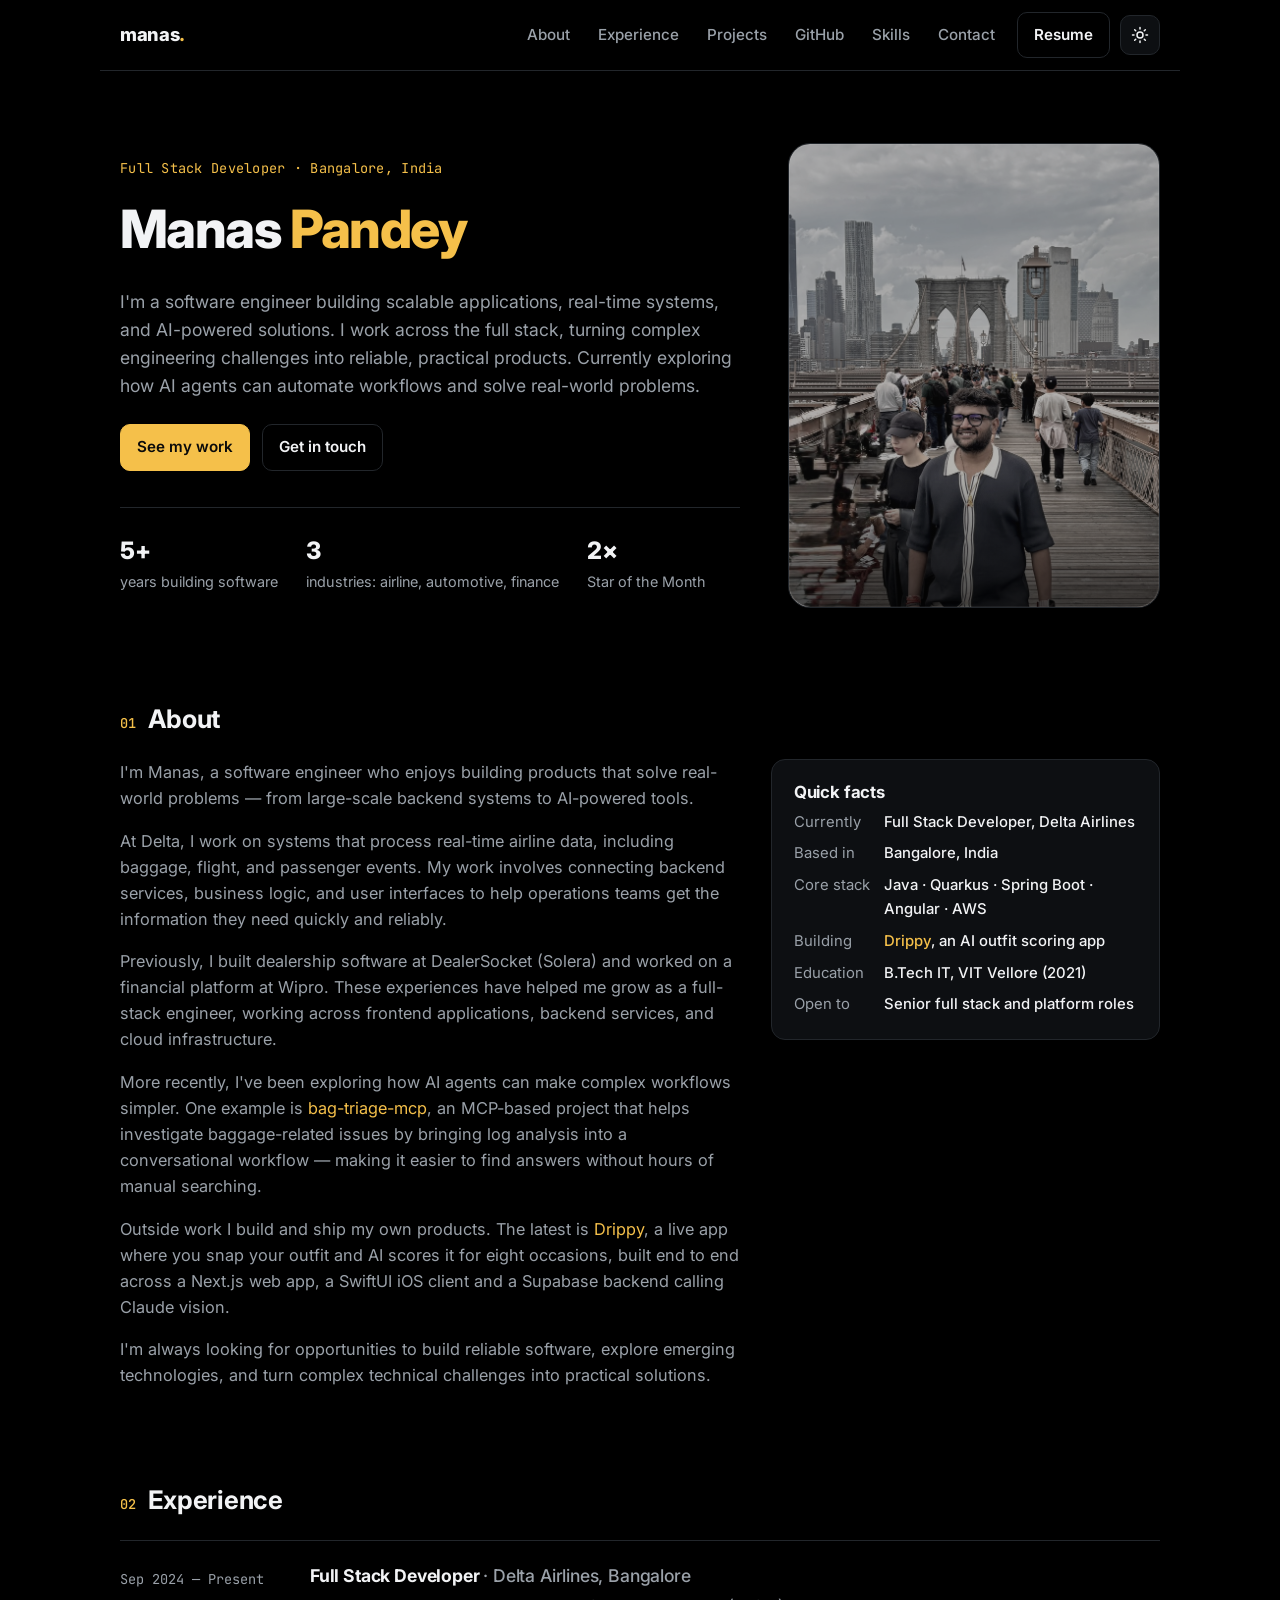
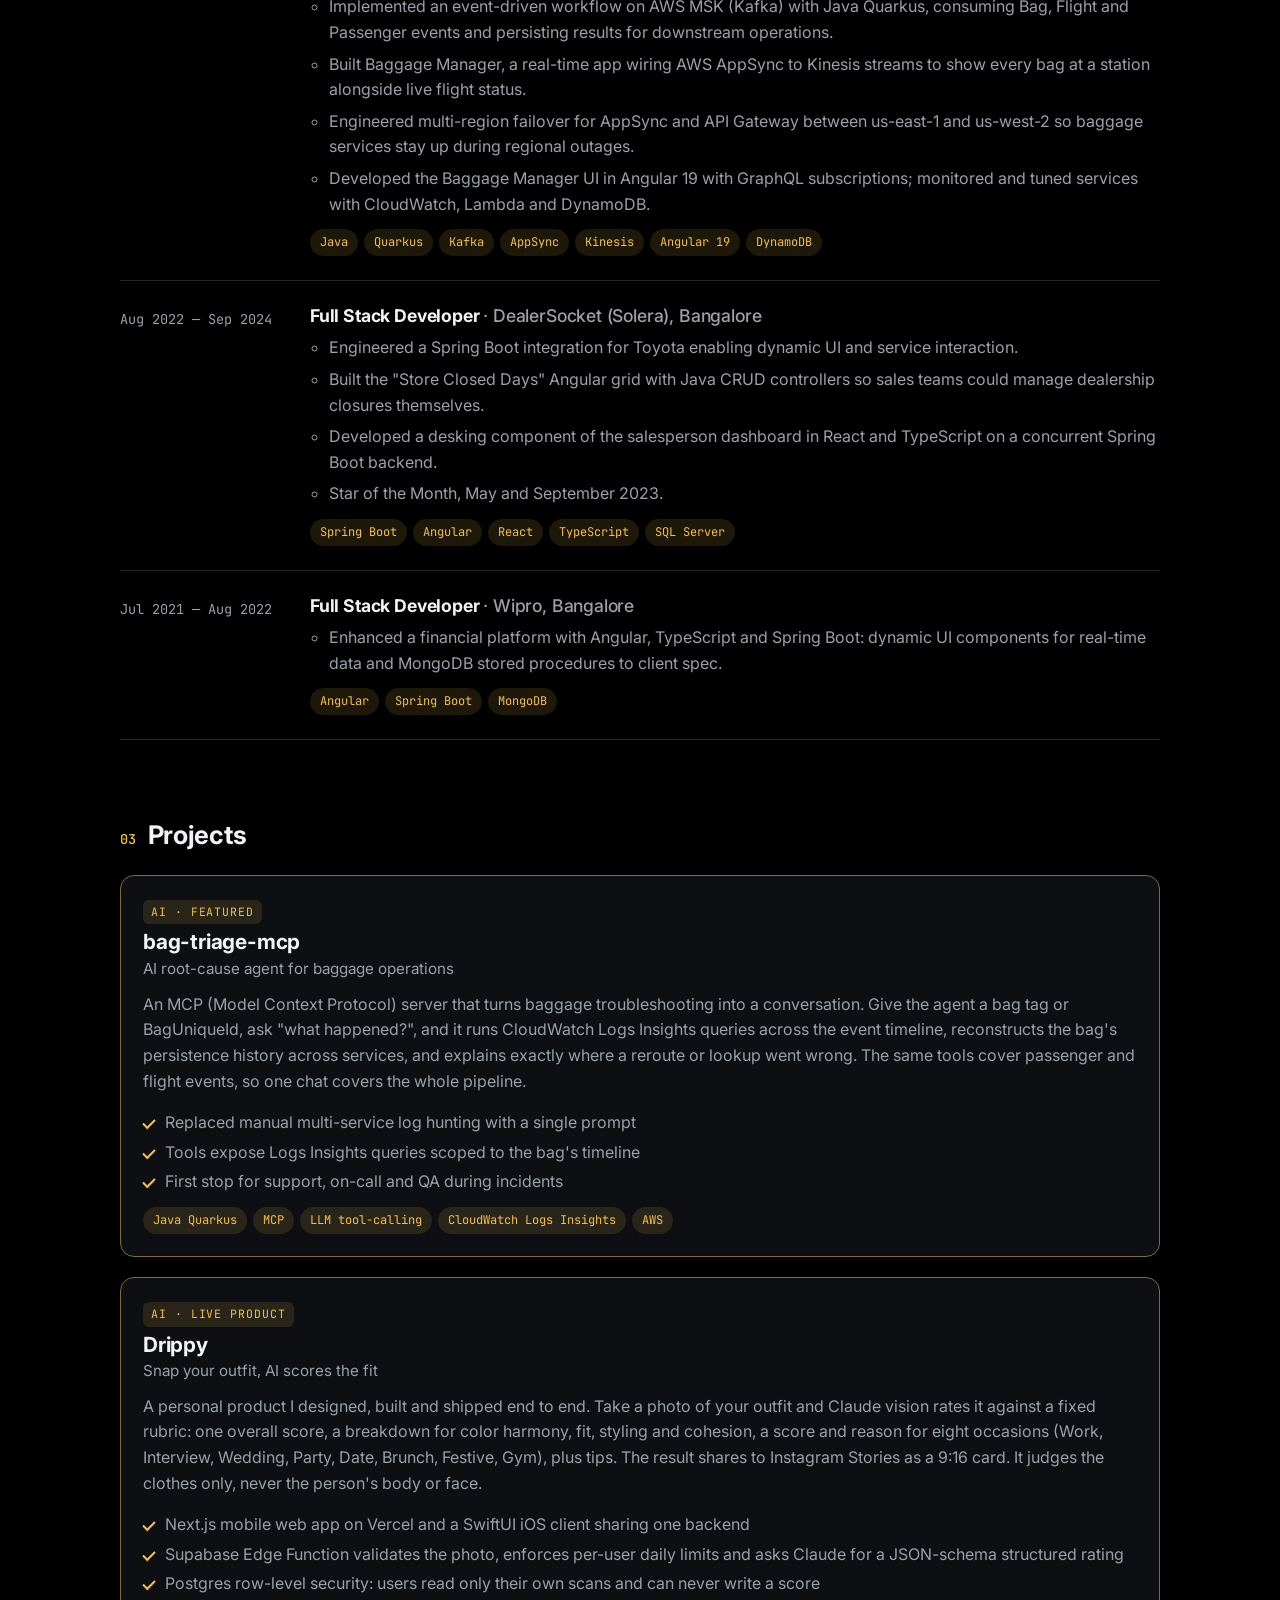
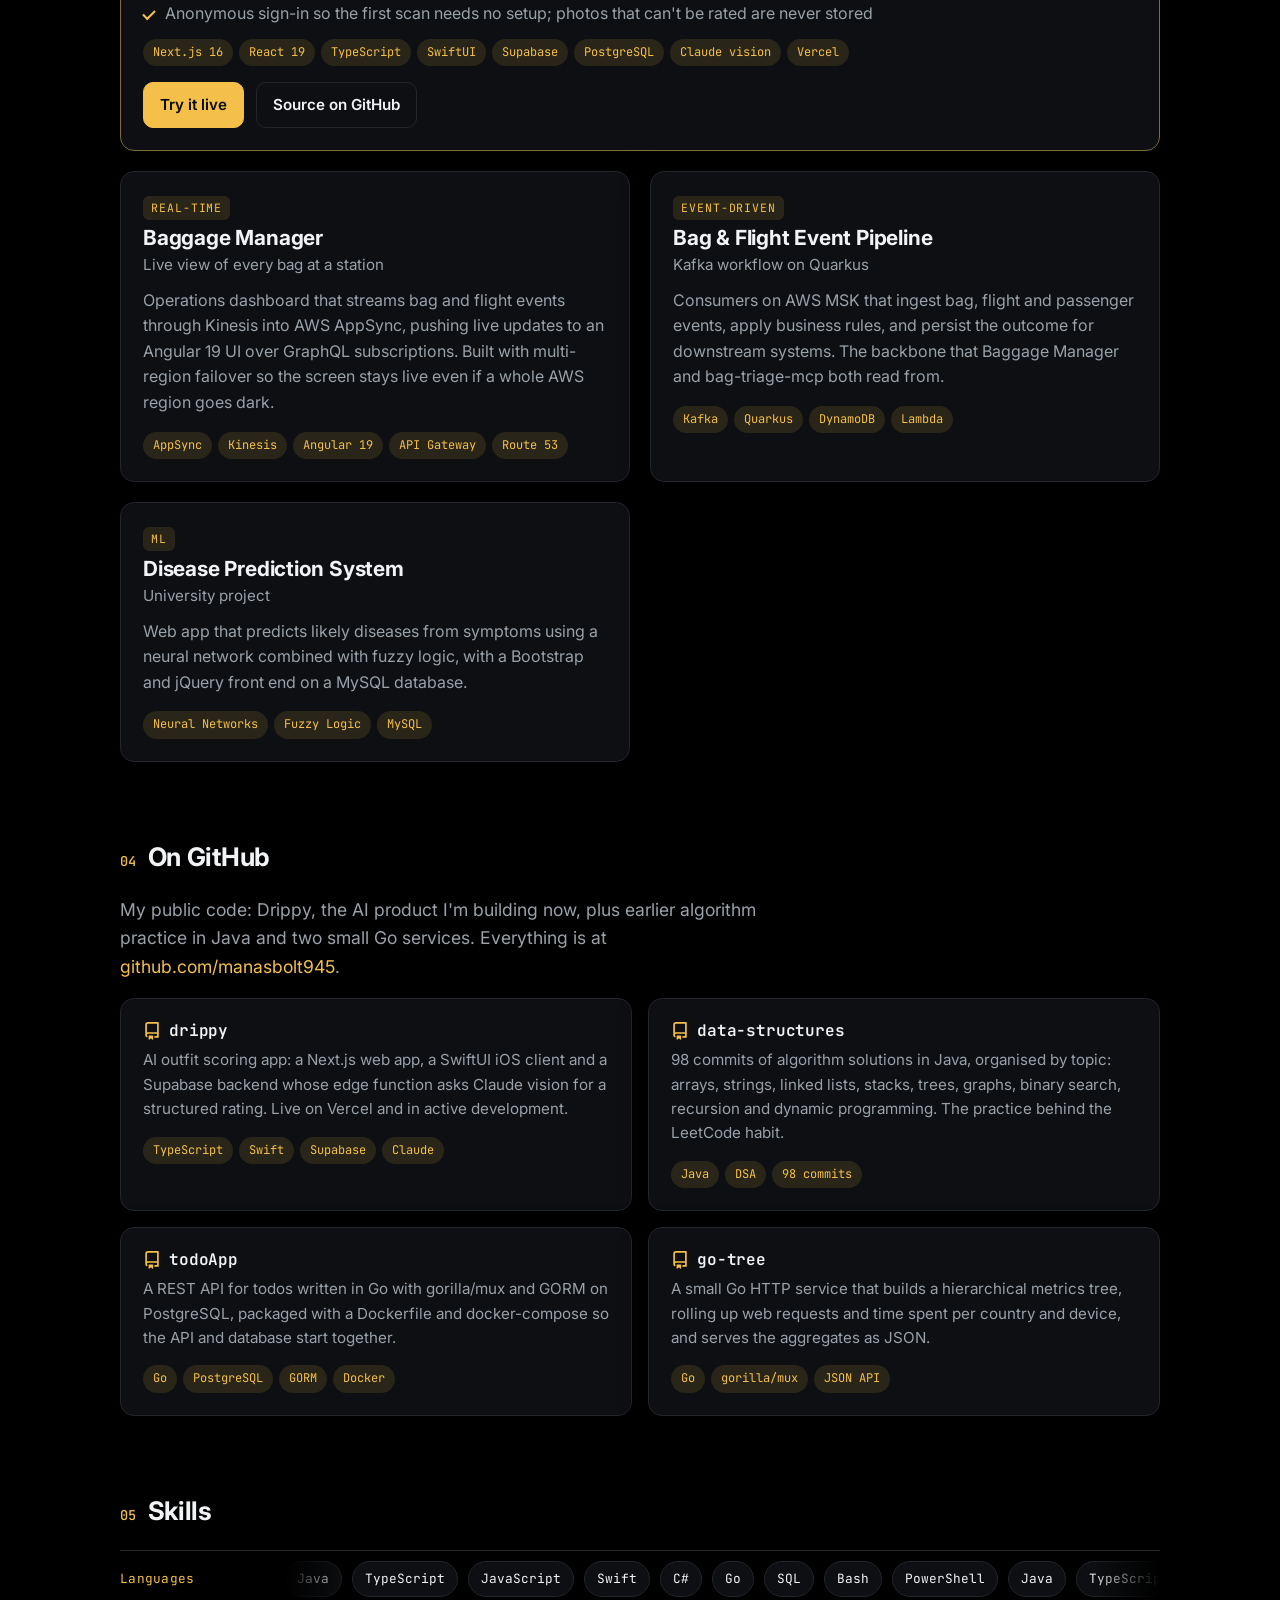
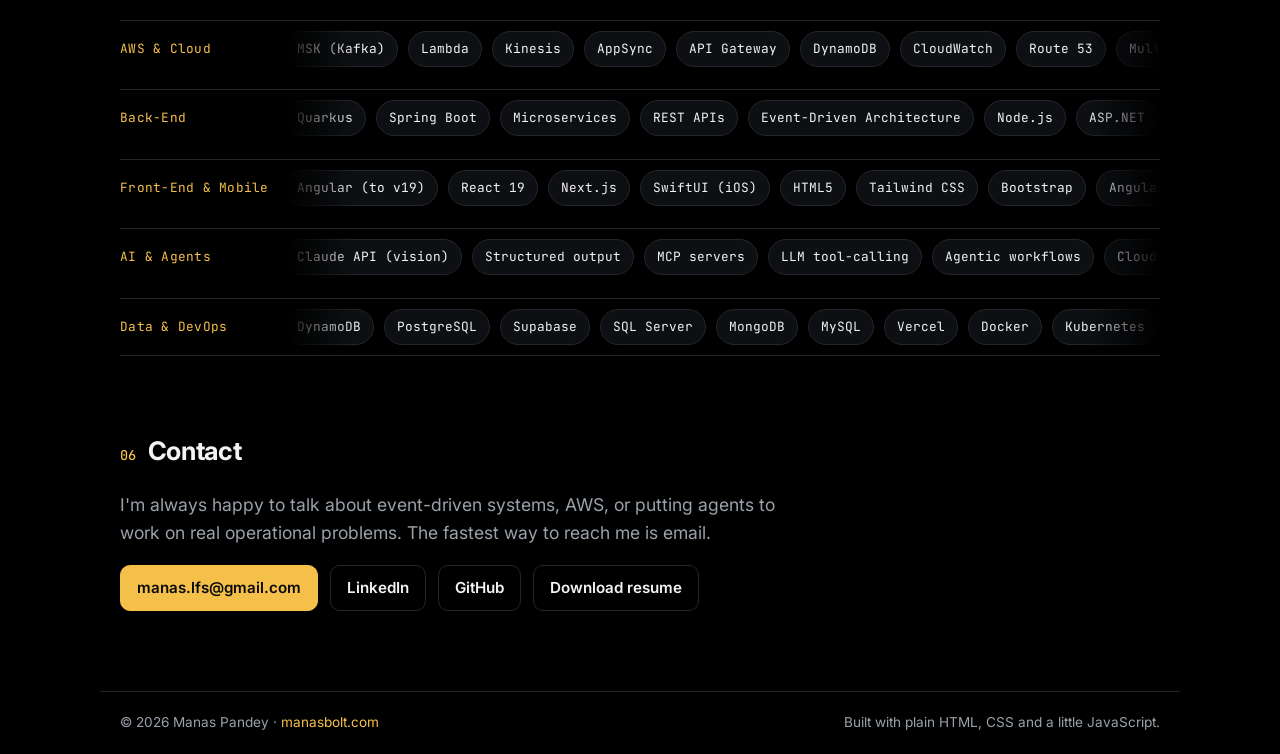
<file: index.html>
<!doctype html>
<html lang="en">
<head>
  <meta charset="utf-8" />
  <meta name="viewport" content="width=device-width, initial-scale=1, viewport-fit=cover" />
  <meta name="theme-color" content="#000000" />
  <title>Manas Pandey — Full Stack Developer</title>
  <meta name="description" content="Manas Pandey is a software engineer building scalable applications, real-time systems and AI-powered solutions across the full stack." />
  <meta property="og:title" content="Manas Pandey — Full Stack Developer" />
  <meta property="og:description" content="Software engineer building scalable applications, real-time systems and AI-powered solutions, and exploring how AI agents can automate real-world workflows." />
  <meta property="og:type" content="website" />
  <meta property="og:url" content="https://manasbolt.com/" />
  <link rel="canonical" href="https://manasbolt.com/" />
  <link rel="icon" href="data:image/svg+xml,<svg xmlns='http://www.w3.org/2000/svg' viewBox='0 0 100 100'><rect width='100' height='100' rx='20' fill='%23000000'/><text x='50' y='68' font-size='52' text-anchor='middle' fill='%23f5c04a' font-family='Helvetica,Arial' font-weight='700'>M</text></svg>" />
  <link rel="preconnect" href="https://fonts.googleapis.com" />
  <link rel="preconnect" href="https://fonts.gstatic.com" crossorigin />
  <link href="https://fonts.googleapis.com/css2?family=Inter:wght@400;500;600;700;800&family=JetBrains+Mono:wght@400;500&display=swap" rel="stylesheet" />
  <link rel="stylesheet" href="styles.css" />

  <!-- Google Analytics 4. Only loads on the live domain so local previews and
       workers.dev deployments do not count as visits. -->
  <script>
    window.dataLayer = window.dataLayer || [];
    function gtag(){dataLayer.push(arguments);}
    (function () {
      var host = location.hostname;
      if (host !== "manasbolt.com" && host !== "www.manasbolt.com") return;
      var s = document.createElement("script");
      s.async = true;
      s.src = "https://www.googletagmanager.com/gtag/js?id=G-YGWZGKFKM1";
      document.head.appendChild(s);
      gtag("js", new Date());
      gtag("config", "G-YGWZGKFKM1");
    })();
  </script>
</head>
<body>
  <a class="skip" href="#about">Skip to content</a>

  <header class="nav" id="top">
    <a class="brand" href="#top">manas<span class="accent">.</span></a>
    <div class="nav-right">
      <nav class="nav-links" id="navLinks" aria-label="Primary">
        <span class="nav-indicator" id="navIndicator" aria-hidden="true"></span>
        <a href="#about">About</a>
        <a href="#experience">Experience</a>
        <a href="#projects">Projects</a>
        <a href="#github">GitHub</a>
        <a href="#skills">Skills</a>
        <a href="#contact">Contact</a>
        <a class="btn btn-ghost nav-resume-mobile" href="Manas_Pandey_Resume.pdf" download>Download resume</a>
      </nav>
      <a class="btn btn-ghost nav-resume" href="Manas_Pandey_Resume.pdf" download>Resume</a>
      <button class="theme-toggle" id="themeToggle" type="button" aria-label="Toggle dark mode">
        <svg class="icon-sun" width="18" height="18" viewBox="0 0 24 24" fill="none" stroke="currentColor" stroke-width="2" stroke-linecap="round"><circle cx="12" cy="12" r="4"/><path d="M12 2v2M12 20v2M4.9 4.9l1.4 1.4M17.7 17.7l1.4 1.4M2 12h2M20 12h2M4.9 19.1l1.4-1.4M17.7 6.3l1.4-1.4"/></svg>
        <svg class="icon-moon" width="18" height="18" viewBox="0 0 24 24" fill="none" stroke="currentColor" stroke-width="2" stroke-linecap="round"><path d="M21 12.8A9 9 0 1 1 11.2 3a7 7 0 0 0 9.8 9.8z"/></svg>
      </button>
      <button class="menu-toggle" id="menuToggle" type="button" aria-label="Open menu" aria-expanded="false" aria-controls="navLinks">
        <span class="bar"></span><span class="bar"></span><span class="bar"></span>
      </button>
    </div>
  </header>

  <main>
    <!-- HERO -->
    <section class="hero">
      <div class="hero-text">
      <p class="eyebrow">Full Stack Developer · Bangalore, India</p>
      <h1>Manas <span class="accent">Pandey</span></h1>
      <p class="lede">
        I'm a software engineer building scalable applications, real-time systems, and AI-powered solutions.
        I work across the full stack, turning complex engineering challenges into reliable, practical products.
        Currently exploring how AI agents can automate workflows and solve real-world problems.
      </p>
      <div class="hero-actions">
        <a class="btn btn-primary" href="#projects">See my work</a>
        <a class="btn btn-ghost" href="#contact">Get in touch</a>
      </div>
      <ul class="hero-stats" aria-label="Highlights">
        <li><strong>5+</strong><span>years building software</span></li>
        <li><strong>3</strong><span>industries: airline, automotive, finance</span></li>
        <li><strong>2×</strong><span>Star of the Month</span></li>
      </ul>
      </div>
      <figure class="hero-photo">
        <img src="assets/manas.jpg" alt="Manas Pandey on the Brooklyn Bridge with the Manhattan skyline behind him" width="768" height="1024" loading="eager" fetchpriority="high" />
      </figure>
    </section>

    <!-- ABOUT -->
    <section id="about" class="section">
      <h2><span class="num">01</span> About</h2>
      <div class="about-grid">
        <div class="prose">
          <p>
            I'm Manas, a software engineer who enjoys building products that solve real-world problems — from
            large-scale backend systems to AI-powered tools.
          </p>
          <p>
            At Delta, I work on systems that process real-time airline data, including baggage, flight, and
            passenger events. My work involves connecting backend services, business logic, and user interfaces
            to help operations teams get the information they need quickly and reliably.
          </p>
          <p>
            Previously, I built dealership software at DealerSocket (Solera) and worked on a financial platform
            at Wipro. These experiences have helped me grow as a full-stack engineer, working across frontend
            applications, backend services, and cloud infrastructure.
          </p>
          <p>
            More recently, I've been exploring how AI agents can make complex workflows simpler. One example is
            <a href="#bag-triage">bag-triage-mcp</a>, an MCP-based project that helps investigate baggage-related
            issues by bringing log analysis into a conversational workflow — making it easier to find answers
            without hours of manual searching.
          </p>
          <p>
            Outside work I build and ship my own products. The latest is <a href="#drippy">Drippy</a>, a live app
            where you snap your outfit and AI scores it for eight occasions, built end to end across a Next.js
            web app, a SwiftUI iOS client and a Supabase backend calling Claude vision.
          </p>
          <p>
            I'm always looking for opportunities to build reliable software, explore emerging technologies, and
            turn complex technical challenges into practical solutions.
          </p>
        </div>
        <aside class="card facts">
          <h3>Quick facts</h3>
          <dl>
            <dt>Currently</dt><dd>Full Stack Developer, Delta Airlines</dd>
            <dt>Based in</dt><dd>Bangalore, India</dd>
            <dt>Core stack</dt><dd>Java · Quarkus · Spring Boot · Angular · AWS</dd>
            <dt>Building</dt><dd><a href="#drippy">Drippy</a>, an AI outfit scoring app</dd>
            <dt>Education</dt><dd>B.Tech IT, VIT Vellore (2021)</dd>
            <dt>Open to</dt><dd>Senior full stack and platform roles</dd>
          </dl>
        </aside>
      </div>
    </section>

    <!-- EXPERIENCE -->
    <section id="experience" class="section">
      <h2><span class="num">02</span> Experience</h2>
      <ol class="timeline">
        <li>
          <div class="when">Sep 2024 — Present</div>
          <div class="what">
            <h3>Full Stack Developer <span class="org">· Delta Airlines, Bangalore</span></h3>
            <ul>
              <li>Implemented an event-driven workflow on AWS MSK (Kafka) with Java Quarkus, consuming Bag, Flight and Passenger events and persisting results for downstream operations.</li>
              <li>Built Baggage Manager, a real-time app wiring AWS AppSync to Kinesis streams to show every bag at a station alongside live flight status.</li>
              <li>Engineered multi-region failover for AppSync and API Gateway between us-east-1 and us-west-2 so baggage services stay up during regional outages.</li>
              <li>Developed the Baggage Manager UI in Angular 19 with GraphQL subscriptions; monitored and tuned services with CloudWatch, Lambda and DynamoDB.</li>
            </ul>
            <p class="tags"><span>Java</span><span>Quarkus</span><span>Kafka</span><span>AppSync</span><span>Kinesis</span><span>Angular 19</span><span>DynamoDB</span></p>
          </div>
        </li>
        <li>
          <div class="when">Aug 2022 — Sep 2024</div>
          <div class="what">
            <h3>Full Stack Developer <span class="org">· DealerSocket (Solera), Bangalore</span></h3>
            <ul>
              <li>Engineered a Spring Boot integration for Toyota enabling dynamic UI and service interaction.</li>
              <li>Built the "Store Closed Days" Angular grid with Java CRUD controllers so sales teams could manage dealership closures themselves.</li>
              <li>Developed a desking component of the salesperson dashboard in React and TypeScript on a concurrent Spring Boot backend.</li>
              <li>Star of the Month, May and September 2023.</li>
            </ul>
            <p class="tags"><span>Spring Boot</span><span>Angular</span><span>React</span><span>TypeScript</span><span>SQL Server</span></p>
          </div>
        </li>
        <li>
          <div class="when">Jul 2021 — Aug 2022</div>
          <div class="what">
            <h3>Full Stack Developer <span class="org">· Wipro, Bangalore</span></h3>
            <ul>
              <li>Enhanced a financial platform with Angular, TypeScript and Spring Boot: dynamic UI components for real-time data and MongoDB stored procedures to client spec.</li>
            </ul>
            <p class="tags"><span>Angular</span><span>Spring Boot</span><span>MongoDB</span></p>
          </div>
        </li>
      </ol>
    </section>

    <!-- PROJECTS -->
    <section id="projects" class="section">
      <h2><span class="num">03</span> Projects</h2>
      <div class="projects">
        <article class="card project featured" id="bag-triage">
          <div class="project-head">
            <span class="badge">AI · Featured</span>
            <h3>bag-triage-mcp</h3>
            <p class="sub">AI root-cause agent for baggage operations</p>
          </div>
          <p>
            An MCP (Model Context Protocol) server that turns baggage troubleshooting into a conversation.
            Give the agent a bag tag or BagUniqueId, ask "what happened?", and it runs CloudWatch Logs Insights
            queries across the event timeline, reconstructs the bag's persistence history across services, and
            explains exactly where a reroute or lookup went wrong. The same tools cover passenger and flight
            events, so one chat covers the whole pipeline.
          </p>
          <ul class="checks">
            <li>Replaced manual multi-service log hunting with a single prompt</li>
            <li>Tools expose Logs Insights queries scoped to the bag's timeline</li>
            <li>First stop for support, on-call and QA during incidents</li>
          </ul>
          <p class="tags"><span>Java Quarkus</span><span>MCP</span><span>LLM tool-calling</span><span>CloudWatch Logs Insights</span><span>AWS</span></p>
        </article>

        <article class="card project featured" id="drippy">
          <div class="project-head">
            <span class="badge">AI · Live product</span>
            <h3>Drippy</h3>
            <p class="sub">Snap your outfit, AI scores the fit</p>
          </div>
          <p>
            A personal product I designed, built and shipped end to end. Take a photo of your outfit and Claude
            vision rates it against a fixed rubric: one overall score, a breakdown for color harmony, fit, styling
            and cohesion, a score and reason for eight occasions (Work, Interview, Wedding, Party, Date, Brunch,
            Festive, Gym), plus tips. The result shares to Instagram Stories as a 9:16 card. It judges the
            clothes only, never the person's body or face.
          </p>
          <ul class="checks">
            <li>Next.js mobile web app on Vercel and a SwiftUI iOS client sharing one backend</li>
            <li>Supabase Edge Function validates the photo, enforces per-user daily limits and asks Claude for a JSON-schema structured rating</li>
            <li>Postgres row-level security: users read only their own scans and can never write a score</li>
            <li>Anonymous sign-in so the first scan needs no setup; photos that can't be rated are never stored</li>
          </ul>
          <p class="tags"><span>Next.js 16</span><span>React 19</span><span>TypeScript</span><span>SwiftUI</span><span>Supabase</span><span>PostgreSQL</span><span>Claude vision</span><span>Vercel</span></p>
          <div class="contact-links" style="margin-top:16px">
            <a class="btn btn-primary" href="https://drippy-kappa-eight.vercel.app" target="_blank" rel="noopener">Try it live</a>
            <a class="btn btn-ghost" href="https://github.com/manasbolt945/drippy" target="_blank" rel="noopener">Source on GitHub</a>
          </div>
        </article>

        <article class="card project">
          <div class="project-head">
            <span class="badge">Real-time</span>
            <h3>Baggage Manager</h3>
            <p class="sub">Live view of every bag at a station</p>
          </div>
          <p>
            Operations dashboard that streams bag and flight events through Kinesis into AWS AppSync, pushing
            live updates to an Angular 19 UI over GraphQL subscriptions. Built with multi-region failover so the
            screen stays live even if a whole AWS region goes dark.
          </p>
          <p class="tags"><span>AppSync</span><span>Kinesis</span><span>Angular 19</span><span>API Gateway</span><span>Route 53</span></p>
        </article>

        <article class="card project">
          <div class="project-head">
            <span class="badge">Event-driven</span>
            <h3>Bag &amp; Flight Event Pipeline</h3>
            <p class="sub">Kafka workflow on Quarkus</p>
          </div>
          <p>
            Consumers on AWS MSK that ingest bag, flight and passenger events, apply business rules, and persist
            the outcome for downstream systems. The backbone that Baggage Manager and bag-triage-mcp both read from.
          </p>
          <p class="tags"><span>Kafka</span><span>Quarkus</span><span>DynamoDB</span><span>Lambda</span></p>
        </article>

        <article class="card project">
          <div class="project-head">
            <span class="badge">ML</span>
            <h3>Disease Prediction System</h3>
            <p class="sub">University project</p>
          </div>
          <p>
            Web app that predicts likely diseases from symptoms using a neural network combined with fuzzy logic,
            with a Bootstrap and jQuery front end on a MySQL database.
          </p>
          <p class="tags"><span>Neural Networks</span><span>Fuzzy Logic</span><span>MySQL</span></p>
        </article>
      </div>
    </section>

    <!-- GITHUB -->
    <section id="github" class="section">
      <h2><span class="num">04</span> On GitHub</h2>
      <p class="lede">
        My public code: Drippy, the AI product I'm building now, plus earlier algorithm practice in Java and two small Go services.
        Everything is at <a href="https://github.com/manasbolt945" target="_blank" rel="noopener">github.com/manasbolt945</a>.
      </p>
      <div class="repos">
        <a class="card repo" href="https://github.com/manasbolt945/drippy" target="_blank" rel="noopener">
          <div class="repo-head">
            <svg width="18" height="18" viewBox="0 0 16 16" fill="currentColor" aria-hidden="true"><path d="M2 2.5A2.5 2.5 0 0 1 4.5 0h8.75a.75.75 0 0 1 .75.75v12.5a.75.75 0 0 1-.75.75h-2.5a.75.75 0 0 1 0-1.5h1.75v-2h-8a1 1 0 0 0-.714 1.7.75.75 0 1 1-1.072 1.05A2.495 2.495 0 0 1 2 11.5Zm10.5-1h-8a1 1 0 0 0-1 1v6.708A2.486 2.486 0 0 1 4.5 9h8ZM5 12.25a.25.25 0 0 1 .25-.25h3.5a.25.25 0 0 1 .25.25v3.25a.25.25 0 0 1-.4.2l-1.45-1.087a.249.249 0 0 0-.3 0L5.4 15.7a.25.25 0 0 1-.4-.2Z"/></svg>
            <h3>drippy</h3>
          </div>
          <p>AI outfit scoring app: a Next.js web app, a SwiftUI iOS client and a Supabase backend whose edge function asks Claude vision for a structured rating. Live on Vercel and in active development.</p>
          <p class="tags"><span>TypeScript</span><span>Swift</span><span>Supabase</span><span>Claude</span></p>
        </a>
        <a class="card repo" href="https://github.com/manasbolt945/data-structures" target="_blank" rel="noopener">
          <div class="repo-head">
            <svg width="18" height="18" viewBox="0 0 16 16" fill="currentColor" aria-hidden="true"><path d="M2 2.5A2.5 2.5 0 0 1 4.5 0h8.75a.75.75 0 0 1 .75.75v12.5a.75.75 0 0 1-.75.75h-2.5a.75.75 0 0 1 0-1.5h1.75v-2h-8a1 1 0 0 0-.714 1.7.75.75 0 1 1-1.072 1.05A2.495 2.495 0 0 1 2 11.5Zm10.5-1h-8a1 1 0 0 0-1 1v6.708A2.486 2.486 0 0 1 4.5 9h8ZM5 12.25a.25.25 0 0 1 .25-.25h3.5a.25.25 0 0 1 .25.25v3.25a.25.25 0 0 1-.4.2l-1.45-1.087a.249.249 0 0 0-.3 0L5.4 15.7a.25.25 0 0 1-.4-.2Z"/></svg>
            <h3>data-structures</h3>
          </div>
          <p>98 commits of algorithm solutions in Java, organised by topic: arrays, strings, linked lists, stacks, trees, graphs, binary search, recursion and dynamic programming. The practice behind the LeetCode habit.</p>
          <p class="tags"><span>Java</span><span>DSA</span><span>98 commits</span></p>
        </a>
        <a class="card repo" href="https://github.com/manasbolt945/todoApp" target="_blank" rel="noopener">
          <div class="repo-head">
            <svg width="18" height="18" viewBox="0 0 16 16" fill="currentColor" aria-hidden="true"><path d="M2 2.5A2.5 2.5 0 0 1 4.5 0h8.75a.75.75 0 0 1 .75.75v12.5a.75.75 0 0 1-.75.75h-2.5a.75.75 0 0 1 0-1.5h1.75v-2h-8a1 1 0 0 0-.714 1.7.75.75 0 1 1-1.072 1.05A2.495 2.495 0 0 1 2 11.5Zm10.5-1h-8a1 1 0 0 0-1 1v6.708A2.486 2.486 0 0 1 4.5 9h8ZM5 12.25a.25.25 0 0 1 .25-.25h3.5a.25.25 0 0 1 .25.25v3.25a.25.25 0 0 1-.4.2l-1.45-1.087a.249.249 0 0 0-.3 0L5.4 15.7a.25.25 0 0 1-.4-.2Z"/></svg>
            <h3>todoApp</h3>
          </div>
          <p>A REST API for todos written in Go with gorilla/mux and GORM on PostgreSQL, packaged with a Dockerfile and docker-compose so the API and database start together.</p>
          <p class="tags"><span>Go</span><span>PostgreSQL</span><span>GORM</span><span>Docker</span></p>
        </a>
        <a class="card repo" href="https://github.com/manasbolt945/go-tree" target="_blank" rel="noopener">
          <div class="repo-head">
            <svg width="18" height="18" viewBox="0 0 16 16" fill="currentColor" aria-hidden="true"><path d="M2 2.5A2.5 2.5 0 0 1 4.5 0h8.75a.75.75 0 0 1 .75.75v12.5a.75.75 0 0 1-.75.75h-2.5a.75.75 0 0 1 0-1.5h1.75v-2h-8a1 1 0 0 0-.714 1.7.75.75 0 1 1-1.072 1.05A2.495 2.495 0 0 1 2 11.5Zm10.5-1h-8a1 1 0 0 0-1 1v6.708A2.486 2.486 0 0 1 4.5 9h8ZM5 12.25a.25.25 0 0 1 .25-.25h3.5a.25.25 0 0 1 .25.25v3.25a.25.25 0 0 1-.4.2l-1.45-1.087a.249.249 0 0 0-.3 0L5.4 15.7a.25.25 0 0 1-.4-.2Z"/></svg>
            <h3>go-tree</h3>
          </div>
          <p>A small Go HTTP service that builds a hierarchical metrics tree, rolling up web requests and time spent per country and device, and serves the aggregates as JSON.</p>
          <p class="tags"><span>Go</span><span>gorilla/mux</span><span>JSON API</span></p>
        </a>
      </div>
    </section>

    <!-- SKILLS -->
    <section id="skills" class="section">
      <h2><span class="num">05</span> Skills</h2>
      <div class="skills-marquee" id="skillsMarquee">
        <div class="marquee-row" data-dir="left" data-label="Languages" data-skills="Java|TypeScript|JavaScript|Swift|C#|Go|SQL|Bash|PowerShell"></div>
        <div class="marquee-row" data-dir="right" data-label="AWS &amp; Cloud" data-skills="MSK (Kafka)|Lambda|Kinesis|AppSync|API Gateway|DynamoDB|CloudWatch|Route 53|Multi-region failover"></div>
        <div class="marquee-row" data-dir="left" data-label="Back-End" data-skills="Quarkus|Spring Boot|Microservices|REST APIs|Event-Driven Architecture|Node.js|ASP.NET"></div>
        <div class="marquee-row" data-dir="right" data-label="Front-End &amp; Mobile" data-skills="Angular (to v19)|React 19|Next.js|SwiftUI (iOS)|HTML5|Tailwind CSS|Bootstrap"></div>
        <div class="marquee-row" data-dir="left" data-label="AI &amp; Agents" data-skills="Claude API (vision)|Structured output|MCP servers|LLM tool-calling|Agentic workflows|CloudWatch Logs Insights|Root-cause automation"></div>
        <div class="marquee-row" data-dir="right" data-label="Data &amp; DevOps" data-skills="DynamoDB|PostgreSQL|Supabase|SQL Server|MongoDB|MySQL|Vercel|Docker|Kubernetes|CI/CD|Git|Octopus Deploy|SonarQube"></div>
      </div>
    </section>

    <!-- CONTACT -->
    <section id="contact" class="section contact">
      <h2><span class="num">06</span> Contact</h2>
      <p class="lede">
        I'm always happy to talk about event-driven systems, AWS, or putting agents to work on real operational problems.
        The fastest way to reach me is email.
      </p>
      <div class="contact-links">
        <a class="btn btn-primary" href="mailto:manas.lfs@gmail.com">manas.lfs@gmail.com</a>
        <a class="btn btn-ghost" href="https://www.linkedin.com/in/manasbolt/" target="_blank" rel="noopener">LinkedIn</a>
        <a class="btn btn-ghost" href="https://github.com/manasbolt945" target="_blank" rel="noopener">GitHub</a>
        <a class="btn btn-ghost" href="Manas_Pandey_Resume.pdf" download>Download resume</a>
      </div>
    </section>
  </main>

  <footer class="footer">
    <span>© <span id="year"></span> Manas Pandey · <a href="https://manasbolt.com">manasbolt.com</a></span>
    <span>Built with plain HTML, CSS and a little JavaScript.</span>
  </footer>

  <script src="script.js"></script>
</body>
</html>
</file>
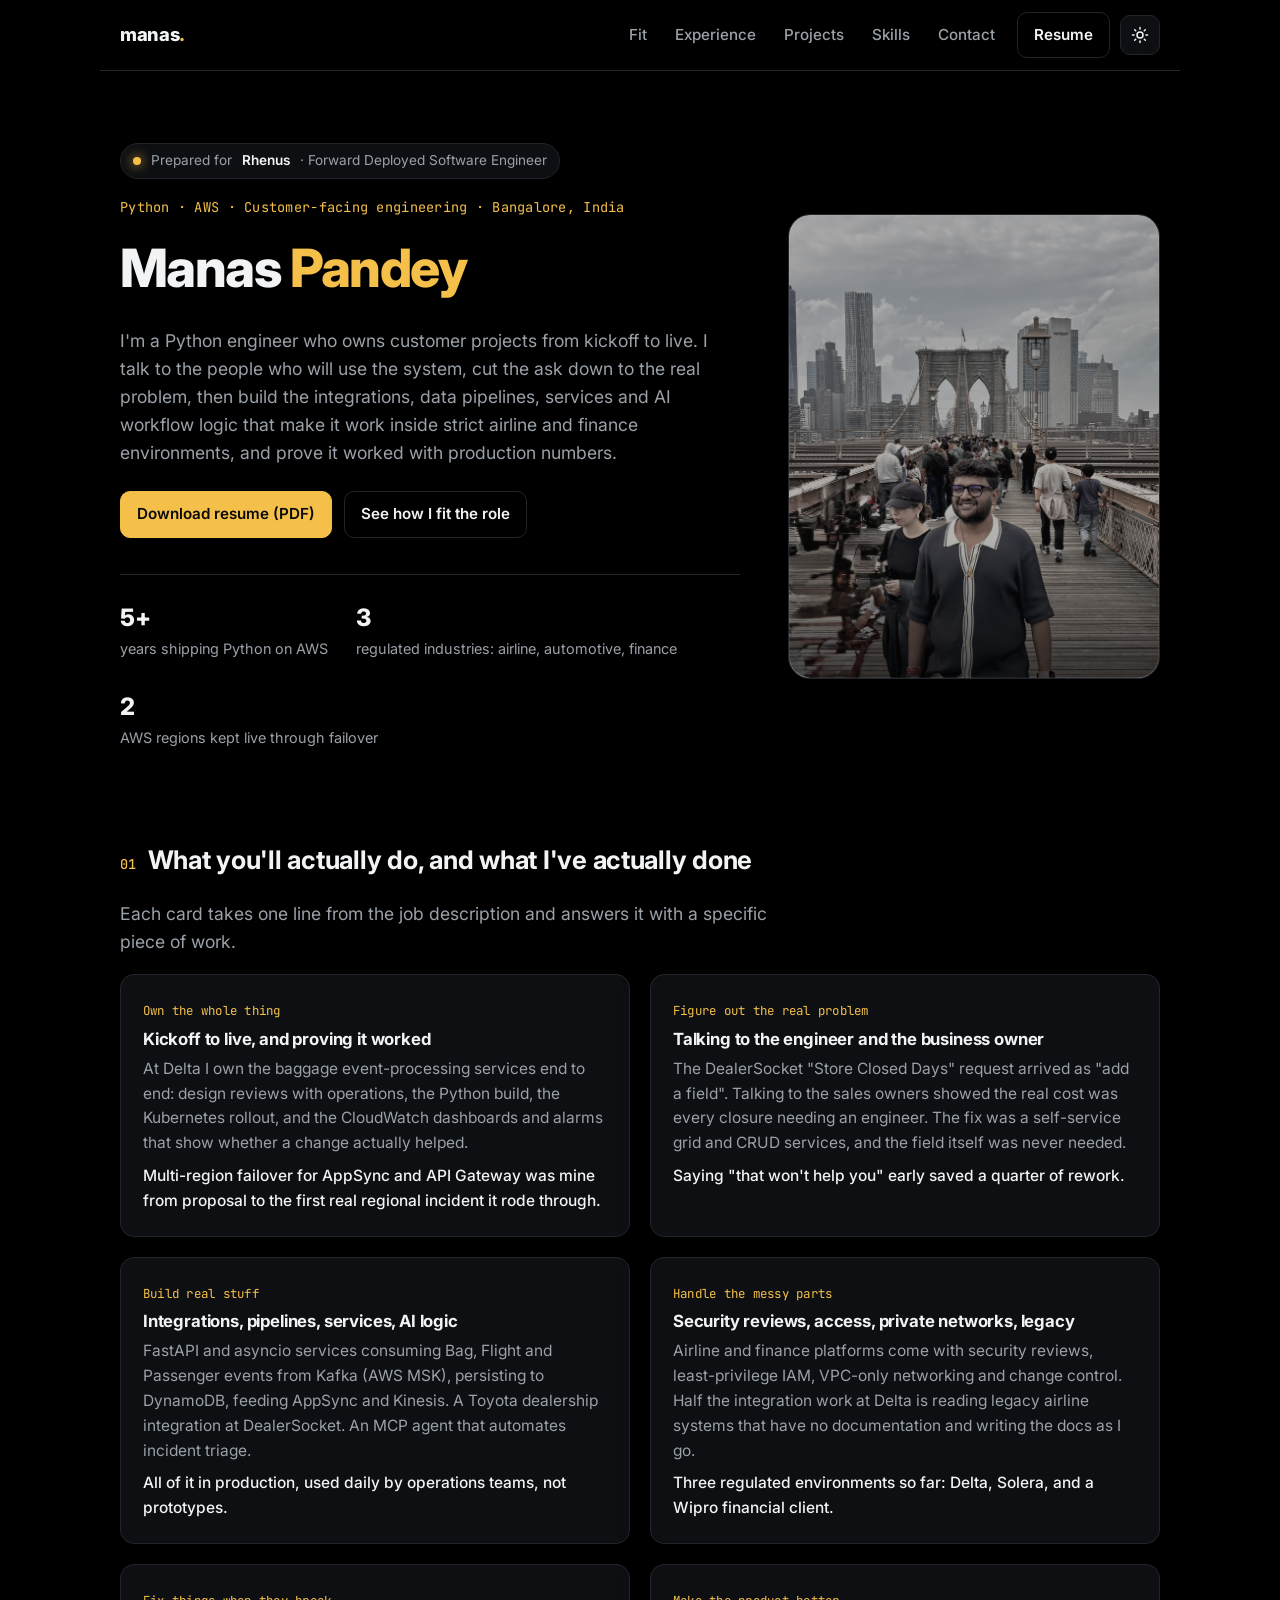
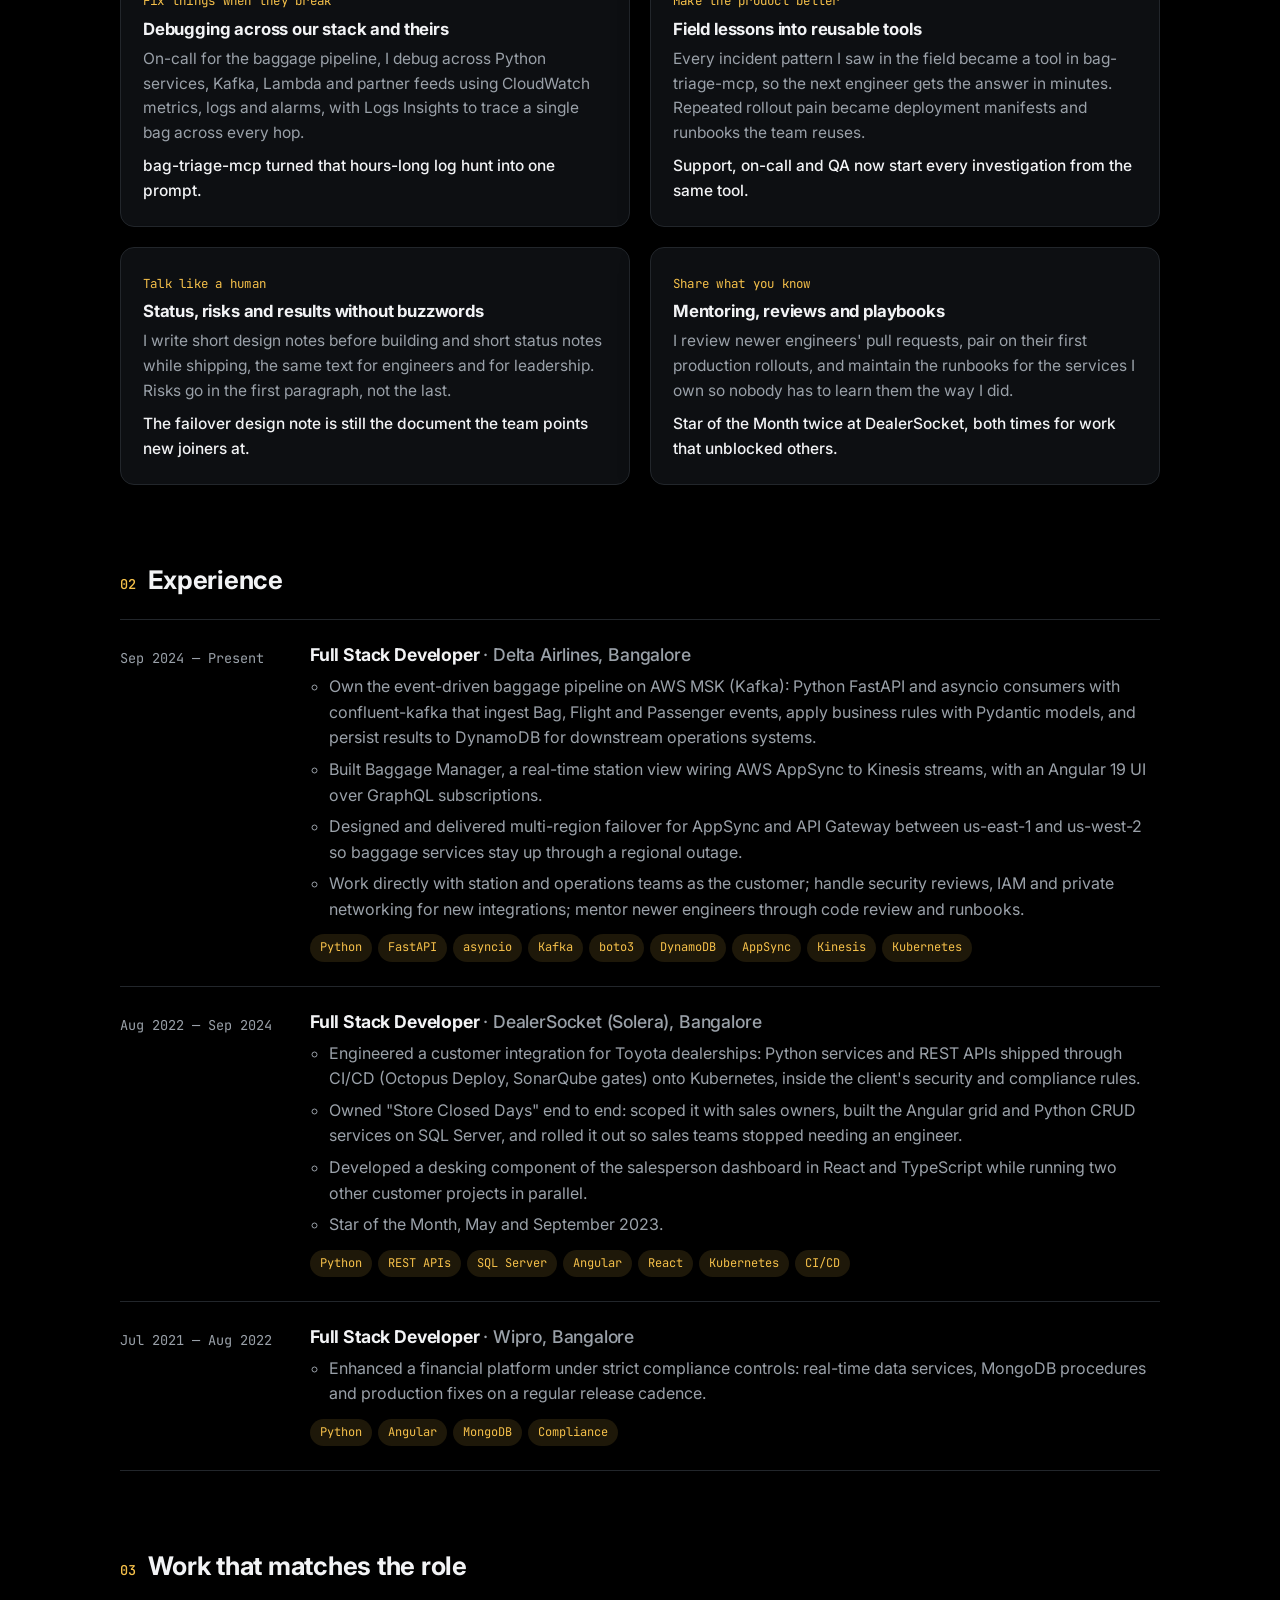
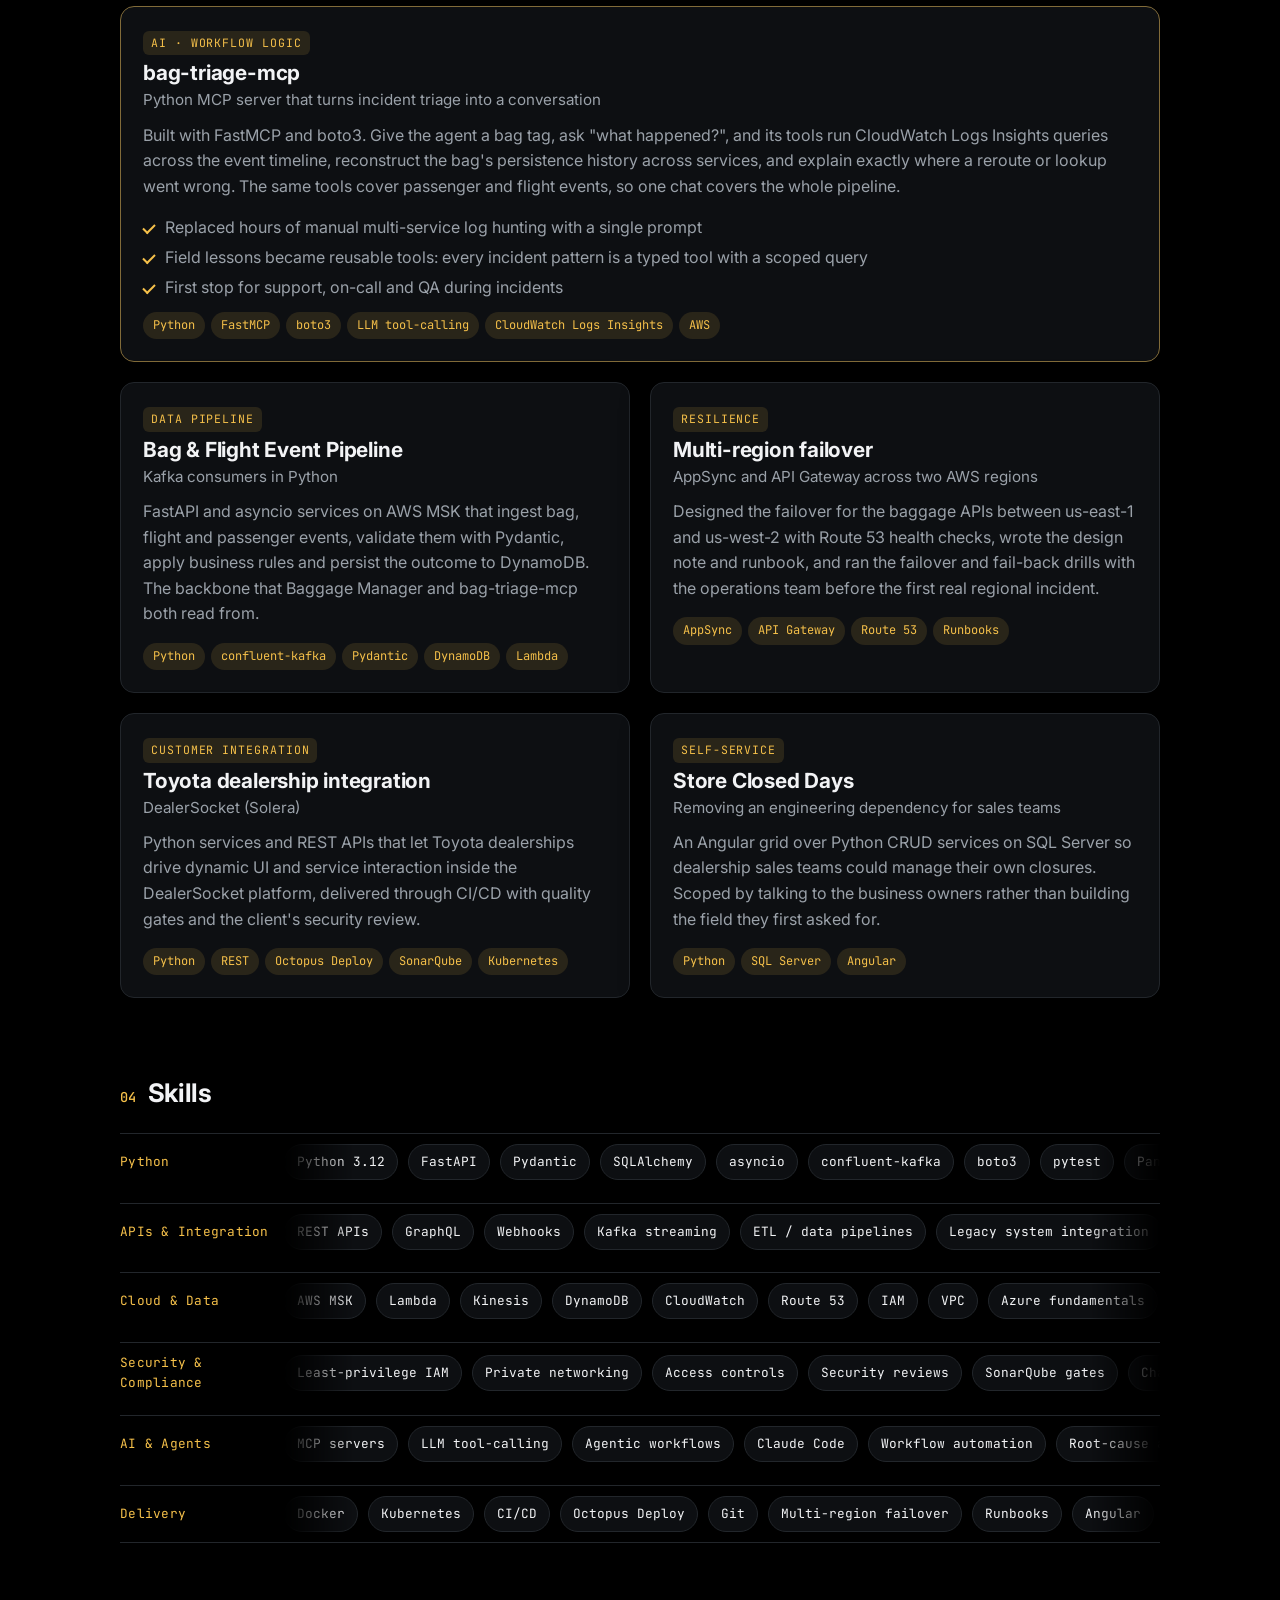
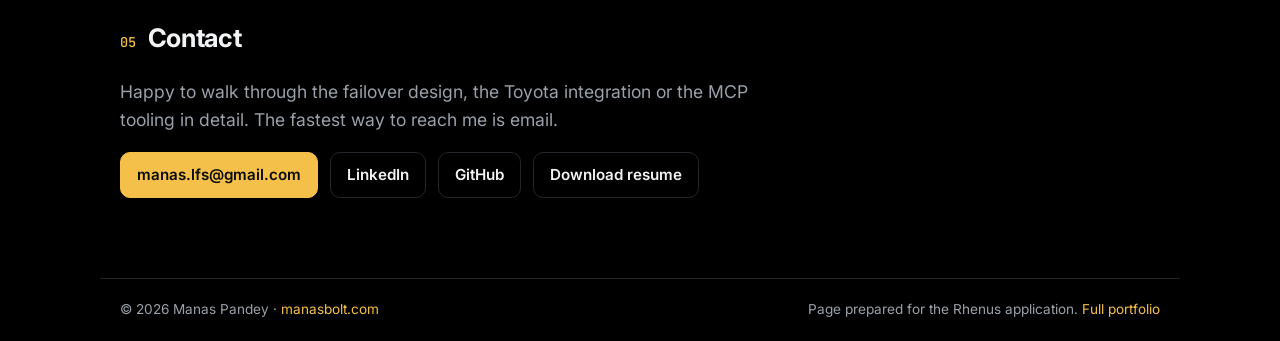
<file: rhenus/index.html>
<!doctype html>
<html lang="en">
<head>
  <meta charset="utf-8" />
  <meta name="viewport" content="width=device-width, initial-scale=1, viewport-fit=cover" />
  <meta name="theme-color" content="#000000" />
  <title>Manas Pandey — Forward Deployed Engineer for Rhenus</title>
  <meta name="description" content="How Manas Pandey's Python, AWS and customer-facing engineering work maps to the Forward Deployed Software Engineer role at Rhenus." />
  <!-- Tailored for one application; keep it out of search results. -->
  <meta name="robots" content="noindex, nofollow" />
  <meta property="og:title" content="Manas Pandey — Forward Deployed Engineer for Rhenus" />
  <meta property="og:description" content="Python engineer who owns customer projects from kickoff to live: integrations, data pipelines, services and AI workflow logic on AWS." />
  <meta property="og:type" content="website" />
  <meta property="og:url" content="https://manasbolt.com/rhenus/" />
  <link rel="canonical" href="https://manasbolt.com/rhenus/" />
  <link rel="icon" href="data:image/svg+xml,<svg xmlns='http://www.w3.org/2000/svg' viewBox='0 0 100 100'><rect width='100' height='100' rx='20' fill='%23000000'/><text x='50' y='68' font-size='52' text-anchor='middle' fill='%23f5c04a' font-family='Helvetica,Arial' font-weight='700'>M</text></svg>" />
  <link rel="preconnect" href="https://fonts.googleapis.com" />
  <link rel="preconnect" href="https://fonts.gstatic.com" crossorigin />
  <link href="https://fonts.googleapis.com/css2?family=Inter:wght@400;500;600;700;800&family=JetBrains+Mono:wght@400;500&display=swap" rel="stylesheet" />
  <link rel="stylesheet" href="../styles.css" />
  <style>
    /* Page-only additions: a "prepared for" ribbon and the JD-to-evidence grid. */
    .ribbon {
      display: inline-flex; align-items: center; gap: 10px;
      padding: 6px 12px; border: 1px solid var(--line); border-radius: 999px;
      background: var(--bg-elev); font-size: .85rem; color: var(--muted); margin-bottom: 18px;
    }
    .ribbon .dot { width: 8px; height: 8px; border-radius: 50%; background: var(--accent); box-shadow: 0 0 12px var(--accent); }
    .ribbon strong { color: var(--text); font-weight: 600; }
    .fit { display: grid; grid-template-columns: repeat(2, 1fr); gap: 20px; }
    .fit .card h3 { font-size: 1.05rem; margin: 6px 0 8px; }
    .fit .ask { font-family: var(--mono); font-size: .78rem; color: var(--accent); letter-spacing: .02em; }
    .fit .card p { color: var(--muted); margin: 0; font-size: .97rem; }
    .fit .card p + p { margin-top: 8px; }
    .fit .card .evidence { color: var(--text); font-weight: 500; }
    @media (max-width: 860px) { .fit { grid-template-columns: 1fr; } }
  </style>

  <!-- Google Analytics 4. Only loads on the live domain so local previews and
       workers.dev deployments do not count as visits. -->
  <script>
    window.dataLayer = window.dataLayer || [];
    function gtag(){dataLayer.push(arguments);}
    (function () {
      var host = location.hostname;
      if (host !== "manasbolt.com" && host !== "www.manasbolt.com") return;
      var s = document.createElement("script");
      s.async = true;
      s.src = "https://www.googletagmanager.com/gtag/js?id=G-YGWZGKFKM1";
      document.head.appendChild(s);
      gtag("js", new Date());
      gtag("config", "G-YGWZGKFKM1", { page_title: "Rhenus application page" });
    })();
  </script>
</head>
<body>
  <a class="skip" href="#fit">Skip to content</a>

  <header class="nav" id="top">
    <a class="brand" href="/">manas<span class="accent">.</span></a>
    <div class="nav-right">
      <nav class="nav-links" id="navLinks" aria-label="Primary">
        <span class="nav-indicator" id="navIndicator" aria-hidden="true"></span>
        <a href="#fit">Fit</a>
        <a href="#experience">Experience</a>
        <a href="#projects">Projects</a>
        <a href="#skills">Skills</a>
        <a href="#contact">Contact</a>
        <a class="btn btn-ghost nav-resume-mobile" href="Manas_resume_Rhenus.pdf" download>Download resume</a>
      </nav>
      <a class="btn btn-ghost nav-resume" href="Manas_resume_Rhenus.pdf" download>Resume</a>
      <button class="theme-toggle" id="themeToggle" type="button" aria-label="Toggle dark mode">
        <svg class="icon-sun" width="18" height="18" viewBox="0 0 24 24" fill="none" stroke="currentColor" stroke-width="2" stroke-linecap="round"><circle cx="12" cy="12" r="4"/><path d="M12 2v2M12 20v2M4.9 4.9l1.4 1.4M17.7 17.7l1.4 1.4M2 12h2M20 12h2M4.9 19.1l1.4-1.4M17.7 6.3l1.4-1.4"/></svg>
        <svg class="icon-moon" width="18" height="18" viewBox="0 0 24 24" fill="none" stroke="currentColor" stroke-width="2" stroke-linecap="round"><path d="M21 12.8A9 9 0 1 1 11.2 3a7 7 0 0 0 9.8 9.8z"/></svg>
      </button>
      <button class="menu-toggle" id="menuToggle" type="button" aria-label="Open menu" aria-expanded="false" aria-controls="navLinks">
        <span class="bar"></span><span class="bar"></span><span class="bar"></span>
      </button>
    </div>
  </header>

  <main>
    <!-- HERO -->
    <section class="hero">
      <div class="hero-text">
        <p class="ribbon"><span class="dot" aria-hidden="true"></span> Prepared for <strong>Rhenus</strong> · Forward Deployed Software Engineer</p>
        <p class="eyebrow">Python · AWS · Customer-facing engineering · Bangalore, India</p>
        <h1>Manas <span class="accent">Pandey</span></h1>
        <p class="lede">
          I'm a Python engineer who owns customer projects from kickoff to live. I talk to the people who will use
          the system, cut the ask down to the real problem, then build the integrations, data pipelines, services
          and AI workflow logic that make it work inside strict airline and finance environments, and prove it
          worked with production numbers.
        </p>
        <div class="hero-actions">
          <a class="btn btn-primary" href="Manas_resume_Rhenus.pdf" download>Download resume (PDF)</a>
          <a class="btn btn-ghost" href="#fit">See how I fit the role</a>
        </div>
        <ul class="hero-stats" aria-label="Highlights">
          <li><strong>5+</strong><span>years shipping Python on AWS</span></li>
          <li><strong>3</strong><span>regulated industries: airline, automotive, finance</span></li>
          <li><strong>2</strong><span>AWS regions kept live through failover</span></li>
        </ul>
      </div>
      <figure class="hero-photo">
        <img src="../assets/manas.jpg" alt="Manas Pandey on the Brooklyn Bridge with the Manhattan skyline behind him" width="768" height="1024" loading="eager" fetchpriority="high" />
      </figure>
    </section>

    <!-- FIT -->
    <section id="fit" class="section">
      <h2><span class="num">01</span> What you'll actually do, and what I've actually done</h2>
      <p class="lede">Each card takes one line from the job description and answers it with a specific piece of work.</p>
      <div class="fit">
        <article class="card">
          <span class="ask">Own the whole thing</span>
          <h3>Kickoff to live, and proving it worked</h3>
          <p>At Delta I own the baggage event-processing services end to end: design reviews with operations, the
            Python build, the Kubernetes rollout, and the CloudWatch dashboards and alarms that show whether a
            change actually helped.</p>
          <p class="evidence">Multi-region failover for AppSync and API Gateway was mine from proposal to the
            first real regional incident it rode through.</p>
        </article>
        <article class="card">
          <span class="ask">Figure out the real problem</span>
          <h3>Talking to the engineer and the business owner</h3>
          <p>The DealerSocket "Store Closed Days" request arrived as "add a field". Talking to the sales owners showed
            the real cost was every closure needing an engineer. The fix was a self-service grid and CRUD services,
            and the field itself was never needed.</p>
          <p class="evidence">Saying "that won't help you" early saved a quarter of rework.</p>
        </article>
        <article class="card">
          <span class="ask">Build real stuff</span>
          <h3>Integrations, pipelines, services, AI logic</h3>
          <p>FastAPI and asyncio services consuming Bag, Flight and Passenger events from Kafka (AWS MSK),
            persisting to DynamoDB, feeding AppSync and Kinesis. A Toyota dealership integration at DealerSocket.
            An MCP agent that automates incident triage.</p>
          <p class="evidence">All of it in production, used daily by operations teams, not prototypes.</p>
        </article>
        <article class="card">
          <span class="ask">Handle the messy parts</span>
          <h3>Security reviews, access, private networks, legacy</h3>
          <p>Airline and finance platforms come with security reviews, least-privilege IAM, VPC-only networking and
            change control. Half the integration work at Delta is reading legacy airline systems that have no
            documentation and writing the docs as I go.</p>
          <p class="evidence">Three regulated environments so far: Delta, Solera, and a Wipro financial client.</p>
        </article>
        <article class="card">
          <span class="ask">Fix things when they break</span>
          <h3>Debugging across our stack and theirs</h3>
          <p>On-call for the baggage pipeline, I debug across Python services, Kafka, Lambda and partner feeds using
            CloudWatch metrics, logs and alarms, with Logs Insights to trace a single bag across every hop.</p>
          <p class="evidence">bag-triage-mcp turned that hours-long log hunt into one prompt.</p>
        </article>
        <article class="card">
          <span class="ask">Make the product better</span>
          <h3>Field lessons into reusable tools</h3>
          <p>Every incident pattern I saw in the field became a tool in bag-triage-mcp, so the next engineer gets the
            answer in minutes. Repeated rollout pain became deployment manifests and runbooks the team reuses.</p>
          <p class="evidence">Support, on-call and QA now start every investigation from the same tool.</p>
        </article>
        <article class="card">
          <span class="ask">Talk like a human</span>
          <h3>Status, risks and results without buzzwords</h3>
          <p>I write short design notes before building and short status notes while shipping, the same text for
            engineers and for leadership. Risks go in the first paragraph, not the last.</p>
          <p class="evidence">The failover design note is still the document the team points new joiners at.</p>
        </article>
        <article class="card">
          <span class="ask">Share what you know</span>
          <h3>Mentoring, reviews and playbooks</h3>
          <p>I review newer engineers' pull requests, pair on their first production rollouts, and maintain the
            runbooks for the services I own so nobody has to learn them the way I did.</p>
          <p class="evidence">Star of the Month twice at DealerSocket, both times for work that unblocked others.</p>
        </article>
      </div>
    </section>

    <!-- EXPERIENCE -->
    <section id="experience" class="section">
      <h2><span class="num">02</span> Experience</h2>
      <ol class="timeline">
        <li>
          <div class="when">Sep 2024 — Present</div>
          <div class="what">
            <h3>Full Stack Developer <span class="org">· Delta Airlines, Bangalore</span></h3>
            <ul>
              <li>Own the event-driven baggage pipeline on AWS MSK (Kafka): Python FastAPI and asyncio consumers with confluent-kafka that ingest Bag, Flight and Passenger events, apply business rules with Pydantic models, and persist results to DynamoDB for downstream operations systems.</li>
              <li>Built Baggage Manager, a real-time station view wiring AWS AppSync to Kinesis streams, with an Angular 19 UI over GraphQL subscriptions.</li>
              <li>Designed and delivered multi-region failover for AppSync and API Gateway between us-east-1 and us-west-2 so baggage services stay up through a regional outage.</li>
              <li>Work directly with station and operations teams as the customer; handle security reviews, IAM and private networking for new integrations; mentor newer engineers through code review and runbooks.</li>
            </ul>
            <p class="tags"><span>Python</span><span>FastAPI</span><span>asyncio</span><span>Kafka</span><span>boto3</span><span>DynamoDB</span><span>AppSync</span><span>Kinesis</span><span>Kubernetes</span></p>
          </div>
        </li>
        <li>
          <div class="when">Aug 2022 — Sep 2024</div>
          <div class="what">
            <h3>Full Stack Developer <span class="org">· DealerSocket (Solera), Bangalore</span></h3>
            <ul>
              <li>Engineered a customer integration for Toyota dealerships: Python services and REST APIs shipped through CI/CD (Octopus Deploy, SonarQube gates) onto Kubernetes, inside the client's security and compliance rules.</li>
              <li>Owned "Store Closed Days" end to end: scoped it with sales owners, built the Angular grid and Python CRUD services on SQL Server, and rolled it out so sales teams stopped needing an engineer.</li>
              <li>Developed a desking component of the salesperson dashboard in React and TypeScript while running two other customer projects in parallel.</li>
              <li>Star of the Month, May and September 2023.</li>
            </ul>
            <p class="tags"><span>Python</span><span>REST APIs</span><span>SQL Server</span><span>Angular</span><span>React</span><span>Kubernetes</span><span>CI/CD</span></p>
          </div>
        </li>
        <li>
          <div class="when">Jul 2021 — Aug 2022</div>
          <div class="what">
            <h3>Full Stack Developer <span class="org">· Wipro, Bangalore</span></h3>
            <ul>
              <li>Enhanced a financial platform under strict compliance controls: real-time data services, MongoDB procedures and production fixes on a regular release cadence.</li>
            </ul>
            <p class="tags"><span>Python</span><span>Angular</span><span>MongoDB</span><span>Compliance</span></p>
          </div>
        </li>
      </ol>
    </section>

    <!-- PROJECTS -->
    <section id="projects" class="section">
      <h2><span class="num">03</span> Work that matches the role</h2>
      <div class="projects">
        <article class="card project featured" id="bag-triage">
          <div class="project-head">
            <span class="badge">AI · Workflow logic</span>
            <h3>bag-triage-mcp</h3>
            <p class="sub">Python MCP server that turns incident triage into a conversation</p>
          </div>
          <p>
            Built with FastMCP and boto3. Give the agent a bag tag, ask "what happened?", and its tools run
            CloudWatch Logs Insights queries across the event timeline, reconstruct the bag's persistence history
            across services, and explain exactly where a reroute or lookup went wrong. The same tools cover
            passenger and flight events, so one chat covers the whole pipeline.
          </p>
          <ul class="checks">
            <li>Replaced hours of manual multi-service log hunting with a single prompt</li>
            <li>Field lessons became reusable tools: every incident pattern is a typed tool with a scoped query</li>
            <li>First stop for support, on-call and QA during incidents</li>
          </ul>
          <p class="tags"><span>Python</span><span>FastMCP</span><span>boto3</span><span>LLM tool-calling</span><span>CloudWatch Logs Insights</span><span>AWS</span></p>
        </article>

        <article class="card project">
          <div class="project-head">
            <span class="badge">Data pipeline</span>
            <h3>Bag &amp; Flight Event Pipeline</h3>
            <p class="sub">Kafka consumers in Python</p>
          </div>
          <p>
            FastAPI and asyncio services on AWS MSK that ingest bag, flight and passenger events, validate them with
            Pydantic, apply business rules and persist the outcome to DynamoDB. The backbone that Baggage Manager
            and bag-triage-mcp both read from.
          </p>
          <p class="tags"><span>Python</span><span>confluent-kafka</span><span>Pydantic</span><span>DynamoDB</span><span>Lambda</span></p>
        </article>

        <article class="card project">
          <div class="project-head">
            <span class="badge">Resilience</span>
            <h3>Multi-region failover</h3>
            <p class="sub">AppSync and API Gateway across two AWS regions</p>
          </div>
          <p>
            Designed the failover for the baggage APIs between us-east-1 and us-west-2 with Route 53 health checks,
            wrote the design note and runbook, and ran the failover and fail-back drills with the operations team
            before the first real regional incident.
          </p>
          <p class="tags"><span>AppSync</span><span>API Gateway</span><span>Route 53</span><span>Runbooks</span></p>
        </article>

        <article class="card project">
          <div class="project-head">
            <span class="badge">Customer integration</span>
            <h3>Toyota dealership integration</h3>
            <p class="sub">DealerSocket (Solera)</p>
          </div>
          <p>
            Python services and REST APIs that let Toyota dealerships drive dynamic UI and service interaction inside
            the DealerSocket platform, delivered through CI/CD with quality gates and the client's security review.
          </p>
          <p class="tags"><span>Python</span><span>REST</span><span>Octopus Deploy</span><span>SonarQube</span><span>Kubernetes</span></p>
        </article>

        <article class="card project">
          <div class="project-head">
            <span class="badge">Self-service</span>
            <h3>Store Closed Days</h3>
            <p class="sub">Removing an engineering dependency for sales teams</p>
          </div>
          <p>
            An Angular grid over Python CRUD services on SQL Server so dealership sales teams could manage their own
            closures. Scoped by talking to the business owners rather than building the field they first asked for.
          </p>
          <p class="tags"><span>Python</span><span>SQL Server</span><span>Angular</span></p>
        </article>
      </div>
    </section>

    <!-- SKILLS -->
    <section id="skills" class="section">
      <h2><span class="num">04</span> Skills</h2>
      <div class="skills-marquee" id="skillsMarquee">
        <div class="marquee-row" data-dir="left" data-label="Python" data-skills="Python 3.12|FastAPI|Pydantic|SQLAlchemy|asyncio|confluent-kafka|boto3|pytest|Pandas|FastMCP"></div>
        <div class="marquee-row" data-dir="right" data-label="APIs &amp; Integration" data-skills="REST APIs|GraphQL|Webhooks|Kafka streaming|ETL / data pipelines|Legacy system integration|API Gateway|AppSync"></div>
        <div class="marquee-row" data-dir="left" data-label="Cloud &amp; Data" data-skills="AWS MSK|Lambda|Kinesis|DynamoDB|CloudWatch|Route 53|IAM|VPC|Azure fundamentals|PostgreSQL|SQL Server|MongoDB|SQL"></div>
        <div class="marquee-row" data-dir="right" data-label="Security &amp; Compliance" data-skills="Least-privilege IAM|Private networking|Access controls|Security reviews|SonarQube gates|Change management|Regulated environments"></div>
        <div class="marquee-row" data-dir="left" data-label="AI &amp; Agents" data-skills="MCP servers|LLM tool-calling|Agentic workflows|Claude Code|Workflow automation|Root-cause automation"></div>
        <div class="marquee-row" data-dir="right" data-label="Delivery" data-skills="Docker|Kubernetes|CI/CD|Octopus Deploy|Git|Multi-region failover|Runbooks|Angular|React|TypeScript"></div>
      </div>
    </section>

    <!-- CONTACT -->
    <section id="contact" class="section contact">
      <h2><span class="num">05</span> Contact</h2>
      <p class="lede">
        Happy to walk through the failover design, the Toyota integration or the MCP tooling in detail.
        The fastest way to reach me is email.
      </p>
      <div class="contact-links">
        <a class="btn btn-primary" href="mailto:manas.lfs@gmail.com">manas.lfs@gmail.com</a>
        <a class="btn btn-ghost" href="https://www.linkedin.com/in/manasbolt/" target="_blank" rel="noopener">LinkedIn</a>
        <a class="btn btn-ghost" href="https://github.com/manasbolt945" target="_blank" rel="noopener">GitHub</a>
        <a class="btn btn-ghost" href="Manas_resume_Rhenus.pdf" download>Download resume</a>
      </div>
    </section>
  </main>

  <footer class="footer">
    <span>© <span id="year"></span> Manas Pandey · <a href="/">manasbolt.com</a></span>
    <span>Page prepared for the Rhenus application. <a href="/">Full portfolio</a></span>
  </footer>

  <script src="../script.js"></script>
</body>
</html>
</file>
<file: styles.css>
/* ---------- Tokens (dark by default) ---------- */
:root {
  --bg: #000000;
  --bg-elev: #0d0f12;
  --text: #f2f3f5;
  --muted: #9aa1a9;
  --line: #22262b;
  --accent: #f5c04a;
  --accent-soft: rgba(245, 192, 74, .12);
  --glow: rgba(245, 192, 74, .45);
  --tab: #f3efe6;
  --tab-soft: rgba(243, 239, 230, .10);
  --tab-glow: rgba(243, 239, 230, .45);
  --shadow: 0 1px 2px rgba(0, 0, 0, .5), 0 10px 30px rgba(0, 0, 0, .45);
  --radius: 14px;
  --max: 1080px;
  --font: "Inter", system-ui, -apple-system, "Segoe UI", Roboto, sans-serif;
  --mono: "JetBrains Mono", ui-monospace, SFMono-Regular, Menlo, monospace;
  color-scheme: dark;
}

:root[data-theme="light"] {
  --bg: #f6f8fb;
  --bg-elev: #ffffff;
  --text: #0f172a;
  --muted: #475569;
  --line: #e2e8f0;
  --accent: #a16207;
  --accent-soft: rgba(161, 98, 7, .10);
  --glow: rgba(161, 98, 7, .28);
  --tab: #0f172a;
  --tab-soft: rgba(15, 23, 42, .06);
  --tab-glow: rgba(15, 23, 42, .18);
  --shadow: 0 1px 2px rgba(15, 23, 42, .06), 0 8px 24px rgba(15, 23, 42, .06);
  color-scheme: light;
}

/* ---------- Base ---------- */
*, *::before, *::after { box-sizing: border-box; }
html { scroll-behavior: smooth; -webkit-text-size-adjust: 100%; text-size-adjust: 100%; }
body {
  margin: 0;
  font-family: var(--font);
  background: var(--bg);
  color: var(--text);
  line-height: 1.6;
  -webkit-font-smoothing: antialiased;
}
a { color: var(--accent); text-decoration: none; }
a:hover { text-decoration: underline; }
h1, h2, h3 { line-height: 1.2; margin: 0 0 .5em; letter-spacing: -.01em; }
p { margin: 0 0 1em; }
ul, ol { margin: 0; padding-left: 1.2em; }
.accent { color: var(--accent); }

.skip {
  position: absolute; left: -999px; top: 8px;
  background: var(--accent); color: #fff; padding: 8px 12px; border-radius: 8px;
}
.skip:focus { left: 16px; z-index: 100; }

/* ---------- Nav ---------- */
.nav {
  position: sticky; top: 0; z-index: 50;
  display: flex; align-items: center; justify-content: space-between; gap: 16px;
  max-width: var(--max); margin: 0 auto;
  padding: 12px max(20px, env(safe-area-inset-right)) 12px max(20px, env(safe-area-inset-left));
  backdrop-filter: blur(10px); -webkit-backdrop-filter: blur(10px);
  background: color-mix(in srgb, var(--bg) 82%, transparent);
  border-bottom: 1px solid var(--line);
}
.brand { font-weight: 800; font-size: 1.15rem; color: var(--text); letter-spacing: -.02em; }
.brand:hover { text-decoration: none; }
.nav-right { margin-left: auto; display: flex; align-items: center; gap: 10px; }
.nav-links { display: flex; align-items: center; gap: 4px; position: relative; }
.nav-links a {
  position: relative; z-index: 1;
  color: var(--muted); font-weight: 500; font-size: .95rem;
  padding: 8px 12px; border-radius: 999px; transition: color .3s ease, text-shadow .3s ease;
}
.nav-links a:hover { color: var(--tab); text-decoration: none; text-shadow: 0 0 12px var(--tab-glow); }
.nav-links a.active { color: var(--tab); text-shadow: 0 0 14px var(--tab-glow); }
/* The glowing pill that slides behind the active tab */
.nav-indicator {
  position: absolute; top: 0; left: 0; height: 100%; width: 0;
  border-radius: 999px; background: var(--tab-soft);
  box-shadow: 0 0 0 1px color-mix(in srgb, var(--tab) 40%, transparent), 0 0 18px 2px var(--tab-glow);
  opacity: 0; pointer-events: none;
  transition: left .45s cubic-bezier(.22, 1, .36, 1), width .45s cubic-bezier(.22, 1, .36, 1), opacity .3s ease;
}
.nav-indicator.on { opacity: 1; }
.nav-links .nav-resume-mobile { display: none; }
.theme-toggle, .menu-toggle {
  display: inline-grid; place-items: center; width: 40px; height: 40px;
  border: 1px solid var(--line); border-radius: 10px; background: var(--bg-elev);
  color: var(--text); cursor: pointer; padding: 0;
}
.theme-toggle .icon-moon { display: none; }
:root[data-theme="light"] .theme-toggle .icon-sun { display: none; }
:root[data-theme="light"] .theme-toggle .icon-moon { display: block; }

/* Hamburger (hidden on wide screens) */
.menu-toggle { display: none; flex-direction: column; gap: 4px; }
.menu-toggle .bar { display: block; width: 18px; height: 2px; background: currentColor; border-radius: 2px; transition: transform .2s ease, opacity .2s ease; }
.menu-toggle[aria-expanded="true"] .bar:nth-child(1) { transform: translateY(6px) rotate(45deg); }
.menu-toggle[aria-expanded="true"] .bar:nth-child(2) { opacity: 0; }
.menu-toggle[aria-expanded="true"] .bar:nth-child(3) { transform: translateY(-6px) rotate(-45deg); }

/* ---------- Buttons ---------- */
.btn {
  display: inline-flex; align-items: center; gap: 8px;
  min-height: 44px; padding: 10px 16px; border-radius: 10px; font-weight: 600; font-size: .95rem;
  border: 1px solid var(--line); background: var(--bg-elev); color: var(--text);
  transition: transform .12s ease, box-shadow .12s ease, background .12s ease;
}
.btn:hover { text-decoration: none; transform: translateY(-1px); box-shadow: var(--shadow); }
.btn-primary { background: var(--accent); border-color: var(--accent); color: #0a0a0a; }
:root[data-theme="light"] .btn-primary { color: #fff; }
.btn-ghost { background: transparent; }

/* ---------- Layout ---------- */
main { max-width: var(--max); margin: 0 auto; padding: 0 max(20px, env(safe-area-inset-right)) 0 max(20px, env(safe-area-inset-left)); }
.section { padding: 72px 0 8px; scroll-margin-top: 72px; }
.section h2 {
  font-size: 1.6rem; display: flex; align-items: baseline; gap: 12px; margin-bottom: 24px;
}
.section h2 .num { font-family: var(--mono); font-size: .85rem; color: var(--accent); font-weight: 500; }

/* ---------- Hero ---------- */
.hero {
  padding: 72px 0 24px;
  display: grid; grid-template-columns: minmax(0, 1.25fr) minmax(260px, .75fr);
  gap: 48px; align-items: center;
}
.hero-text { min-width: 0; }
.hero-photo {
  margin: 0; justify-self: end; width: 100%; max-width: 380px;
  aspect-ratio: 4 / 5; border-radius: 22px; overflow: hidden; position: relative;
  border: 1px solid var(--line); box-shadow: var(--shadow);
}
.hero-photo::after {
  content: ""; position: absolute; inset: 0; border-radius: inherit; pointer-events: none;
  box-shadow: inset 0 0 0 1px rgba(255, 255, 255, .06);
  background: linear-gradient(180deg, transparent 70%, rgba(0, 0, 0, .6));
}
.hero-photo img {
  width: 100%; height: 100%; object-fit: cover; object-position: 50% 30%; display: block;
  /* Resting state: muted and slightly dim; hover restores the original */
  filter: grayscale(.55) brightness(.72) contrast(.95);
  transform: scale(1.02);
  transition: filter .6s ease, transform .6s ease;
}
.hero-photo::after { transition: opacity .6s ease; }
.hero-photo:hover img, .hero-photo:focus-within img {
  filter: none; transform: scale(1);
}
.hero-photo:hover::after { opacity: 0; }
@media (hover: none) {
  /* Touch screens have no hover, so show the photo at full quality */
  .hero-photo img { filter: none; transform: none; }
}
@media (prefers-reduced-motion: reduce) {
  .hero-photo img, .hero-photo::after { transition: none; }
}
.eyebrow {
  font-family: var(--mono); font-size: .85rem; color: var(--accent);
  margin-bottom: 18px; letter-spacing: .02em;
}
.hero h1 { font-size: clamp(2rem, 5vw, 3.3rem); font-weight: 800; letter-spacing: -.03em; }
.lede { font-size: 1.1rem; color: var(--muted); max-width: 680px; }
.hero-actions { display: flex; flex-wrap: wrap; gap: 12px; margin: 24px 0 36px; }
.hero-stats {
  list-style: none; padding: 0; display: flex; flex-wrap: wrap; gap: 28px;
  border-top: 1px solid var(--line); padding-top: 24px;
}
.hero-stats li { display: flex; flex-direction: column; }
.hero-stats strong { font-size: 1.5rem; font-weight: 800; letter-spacing: -.02em; }
.hero-stats span { color: var(--muted); font-size: .9rem; }

/* ---------- Cards ---------- */
.card {
  background: var(--bg-elev); border: 1px solid var(--line); border-radius: var(--radius);
  padding: 22px; box-shadow: var(--shadow);
}
.card h3 { font-size: 1.05rem; }

/* ---------- About ---------- */
.about-grid { display: grid; grid-template-columns: 1.6fr 1fr; gap: 28px; align-items: start; }
.prose p { color: var(--muted); font-size: 1.02rem; }
.facts dl { margin: 0; display: grid; grid-template-columns: auto 1fr; gap: 8px 14px; font-size: .93rem; }
.facts dt { color: var(--muted); }
.facts dd { margin: 0; font-weight: 500; }

/* ---------- Timeline ---------- */
.timeline { list-style: none; padding: 0; margin: 0; }
.timeline > li {
  display: grid; grid-template-columns: 170px 1fr; gap: 20px;
  padding: 24px 0; border-top: 1px solid var(--line);
}
.timeline > li:last-child { border-bottom: 1px solid var(--line); }
.when { font-family: var(--mono); font-size: .85rem; color: var(--muted); padding-top: 4px; }
.what h3 { font-size: 1.1rem; }
.what .org { color: var(--muted); font-weight: 500; }
.what ul { color: var(--muted); }
.what li { margin-bottom: 6px; }

.tags { display: flex; flex-wrap: wrap; gap: 6px; margin: 12px 0 0; }
.tags span {
  font-family: var(--mono); font-size: .75rem; padding: 3px 9px; border-radius: 999px;
  background: var(--accent-soft); color: var(--accent); border: 1px solid transparent;
}

/* ---------- Projects ---------- */
.projects { display: grid; grid-template-columns: repeat(2, 1fr); gap: 20px; }
.project.featured { grid-column: 1 / -1; border-color: color-mix(in srgb, var(--accent) 45%, var(--line)); }
.project-head { margin-bottom: 10px; }
.project-head h3 { font-size: 1.3rem; margin: 6px 0 2px; }
.project .sub { color: var(--muted); margin: 0; font-size: .95rem; }
.project > p { color: var(--muted); }
.badge {
  display: inline-block; font-family: var(--mono); font-size: .72rem; text-transform: uppercase;
  letter-spacing: .08em; color: var(--accent); background: var(--accent-soft);
  padding: 3px 8px; border-radius: 6px;
}
.checks { list-style: none; padding: 0; margin: 0 0 6px; color: var(--muted); }
.checks li { padding-left: 22px; position: relative; margin-bottom: 4px; }
.checks li::before {
  content: ""; position: absolute; left: 0; top: 9px; width: 12px; height: 7px;
  border-left: 2px solid var(--accent); border-bottom: 2px solid var(--accent); transform: rotate(-45deg);
}


/* ---------- GitHub repos ---------- */
.repos { display: grid; grid-template-columns: repeat(2, 1fr); gap: 16px; }
.repo { display: block; color: var(--text); }
.repo:hover { text-decoration: none; transform: translateY(-2px); border-color: var(--accent); }
.repo-head { display: flex; align-items: center; gap: 8px; margin-bottom: 8px; color: var(--accent); }
.repo-head h3 { margin: 0; font-family: var(--mono); font-size: 1rem; font-weight: 600; color: var(--text); }
.repo > p { color: var(--muted); font-size: .95rem; }

/* ---------- Skills (looping marquees) ---------- */
.skills-marquee { display: flex; flex-direction: column; gap: 12px; }
.marquee-row {
  display: grid; grid-template-columns: 150px 1fr; align-items: center; gap: 14px;
  padding: 10px 0; border-top: 1px solid var(--line);
}
.marquee-row:last-child { border-bottom: 1px solid var(--line); }
.marquee-label { font-family: var(--mono); font-size: .8rem; color: var(--accent); letter-spacing: .02em; }
.marquee-viewport {
  overflow: hidden;
  -webkit-mask-image: linear-gradient(90deg, transparent, #000 8%, #000 92%, transparent);
  mask-image: linear-gradient(90deg, transparent, #000 8%, #000 92%, transparent);
}
.marquee-track {
  display: flex; gap: 10px; width: max-content;
  animation: marquee-left var(--dur, 40s) linear infinite;
  will-change: transform;
}
.marquee-row[data-dir="right"] .marquee-track { animation-name: marquee-right; }
.marquee-viewport:hover .marquee-track { animation-play-state: paused; }
.chip {
  flex: 0 0 auto; font-family: var(--mono); font-size: .8rem; white-space: nowrap;
  padding: 7px 12px; border-radius: 999px;
  background: var(--bg-elev); border: 1px solid var(--line); color: var(--text);
  transition: border-color .2s ease, box-shadow .2s ease;
}
.chip:hover { border-color: var(--accent); box-shadow: 0 0 12px 0 var(--glow); }
@keyframes marquee-left  { from { transform: translateX(0); } to { transform: translateX(-50%); } }
@keyframes marquee-right { from { transform: translateX(-50%); } to { transform: translateX(0); } }
@media (prefers-reduced-motion: reduce) {
  .marquee-track { animation: none; flex-wrap: wrap; width: auto; }
  .marquee-track .dup { display: none; }
  .marquee-viewport { -webkit-mask-image: none; mask-image: none; }
}

/* ---------- Contact ---------- */
.contact { padding-bottom: 40px; }
.contact-links { display: flex; flex-wrap: wrap; gap: 12px; }

/* ---------- Footer ---------- */
.footer {
  max-width: var(--max); margin: 40px auto 0; padding: 20px;
  border-top: 1px solid var(--line); color: var(--muted); font-size: .85rem;
  display: flex; justify-content: space-between; flex-wrap: wrap; gap: 8px;
}

/* ---------- Reveal on scroll ---------- */
.reveal {
  opacity: 0; transform: translateY(18px);
  transition: opacity .55s ease, transform .55s ease;
  transition-delay: calc(var(--i, 0) * 70ms);
}
.reveal.in { opacity: 1; transform: none; }
@media (prefers-reduced-motion: reduce) {
  .reveal { opacity: 1; transform: none; transition: none; }
  html { scroll-behavior: auto; }
}

/* ---------- Responsive ---------- */
/* Tablet */
@media (max-width: 1024px) {
  .repos { grid-template-columns: repeat(2, 1fr); }
  .about-grid { grid-template-columns: 1.4fr 1fr; }
}
/* Small tablet and phone: collapse nav into a menu */
@media (max-width: 860px) {
  .about-grid, .projects { grid-template-columns: 1fr; }
  .hero { grid-template-columns: 1fr; gap: 28px; }
  .hero-photo { justify-self: center; max-width: 320px; order: -1; }
  .timeline > li { grid-template-columns: 1fr; gap: 6px; }
  .nav-resume { display: none; }
  .menu-toggle { display: inline-flex; align-items: center; justify-content: center; }
  .nav-links {
    position: absolute; left: 0; right: 0; top: 100%;
    flex-direction: column; align-items: stretch; gap: 2px;
    padding: 10px max(20px, env(safe-area-inset-right)) 16px max(20px, env(safe-area-inset-left));
    background: var(--bg-elev); border-bottom: 1px solid var(--line); box-shadow: var(--shadow);
    transform: translateY(-8px); opacity: 0; pointer-events: none;
    transition: opacity .18s ease, transform .18s ease;
  }
  .nav-links.open { transform: none; opacity: 1; pointer-events: auto; }
  .nav-links a { padding: 12px 14px; font-size: 1.05rem; border-radius: 10px; }
  .nav-links a.active { background: var(--tab-soft); box-shadow: 0 0 16px 0 var(--tab-glow); }
  .nav-indicator { display: none; }
  .nav-links .nav-resume-mobile { display: inline-flex; margin-top: 8px; justify-content: center; }
}
/* Phone */
@media (max-width: 600px) {
  .repos { grid-template-columns: 1fr; }
  .marquee-row { grid-template-columns: 1fr; gap: 6px; }
  .hero { padding-top: 32px; }
  .hero-photo { max-width: 260px; }
  .section { padding-top: 56px; }
  .hero-stats { gap: 18px 28px; }
  .hero-actions .btn, .contact-links .btn { flex: 1 1 auto; justify-content: center; }
  .card { padding: 18px; }
  .footer { flex-direction: column; text-align: center; }
}
@media (max-width: 380px) {
  .hero h1 { font-size: 1.85rem; }
  .brand { font-size: 1.05rem; }
}
</file>
